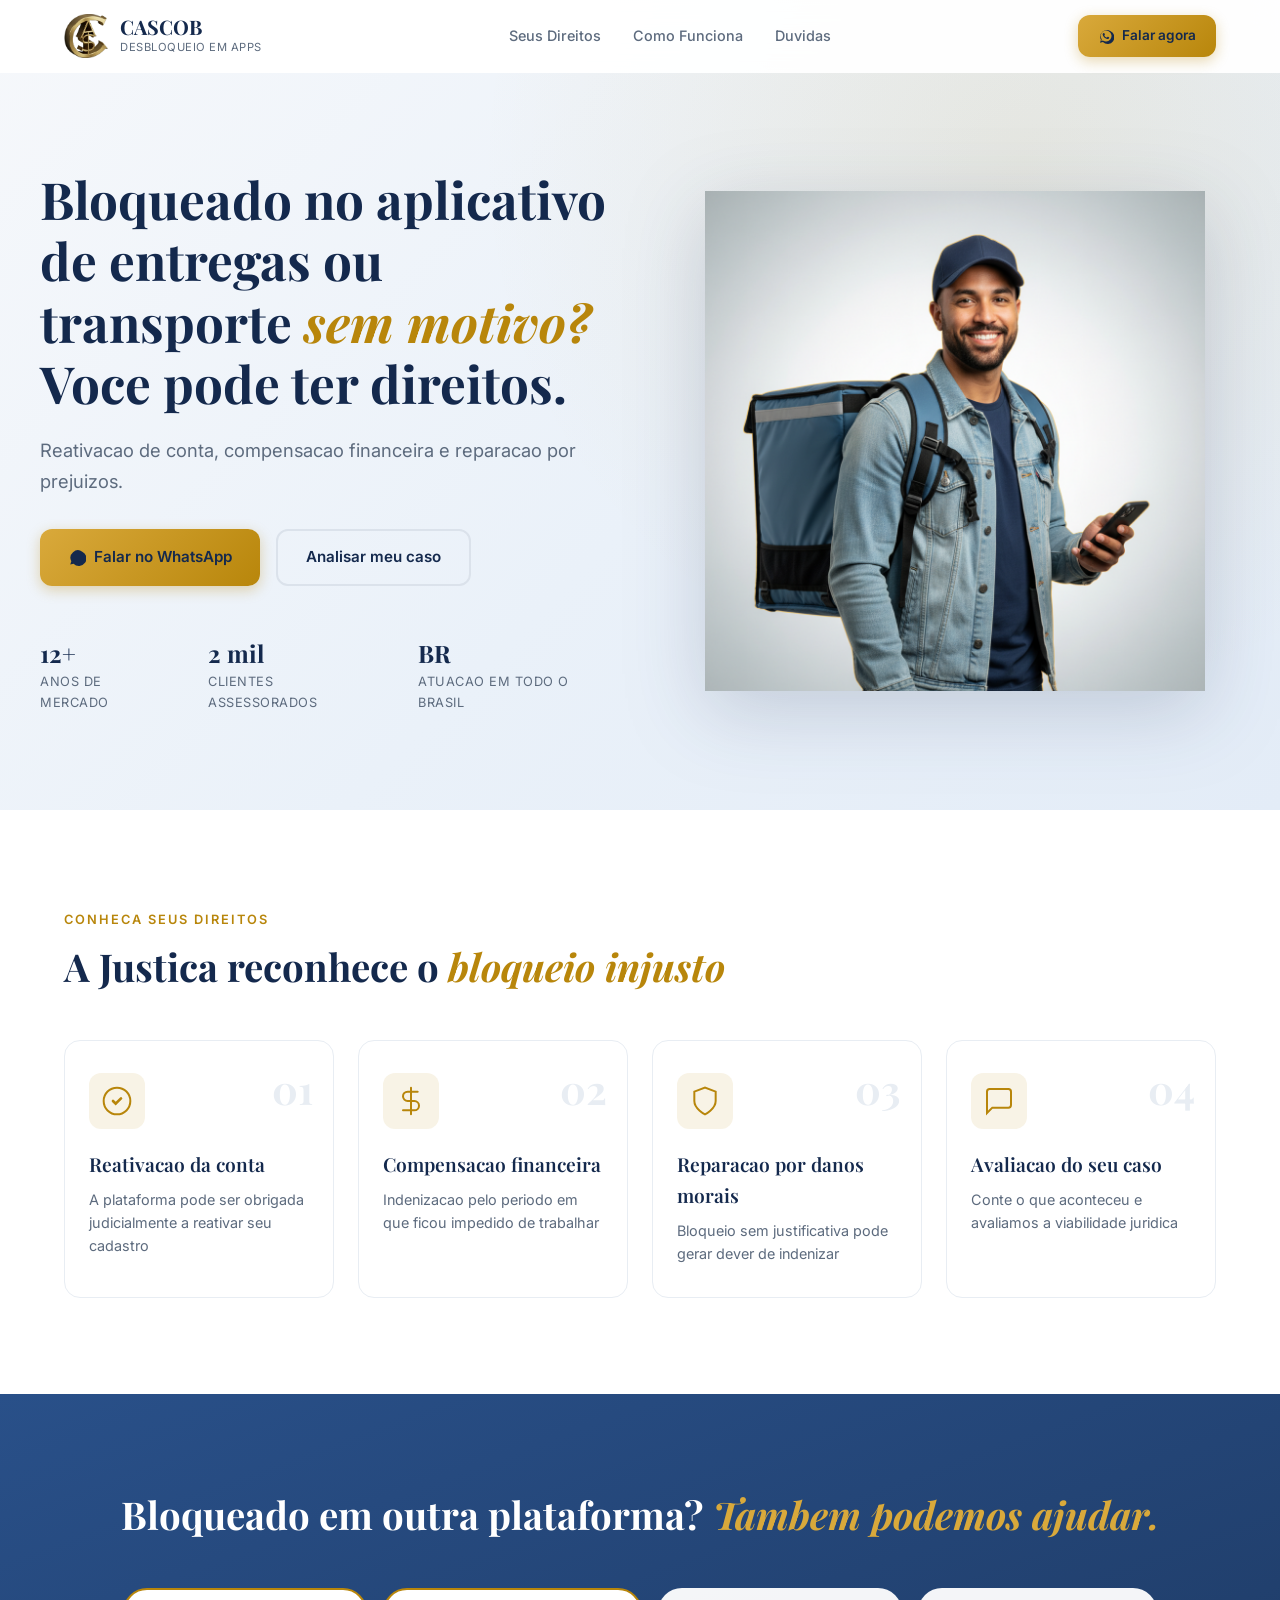
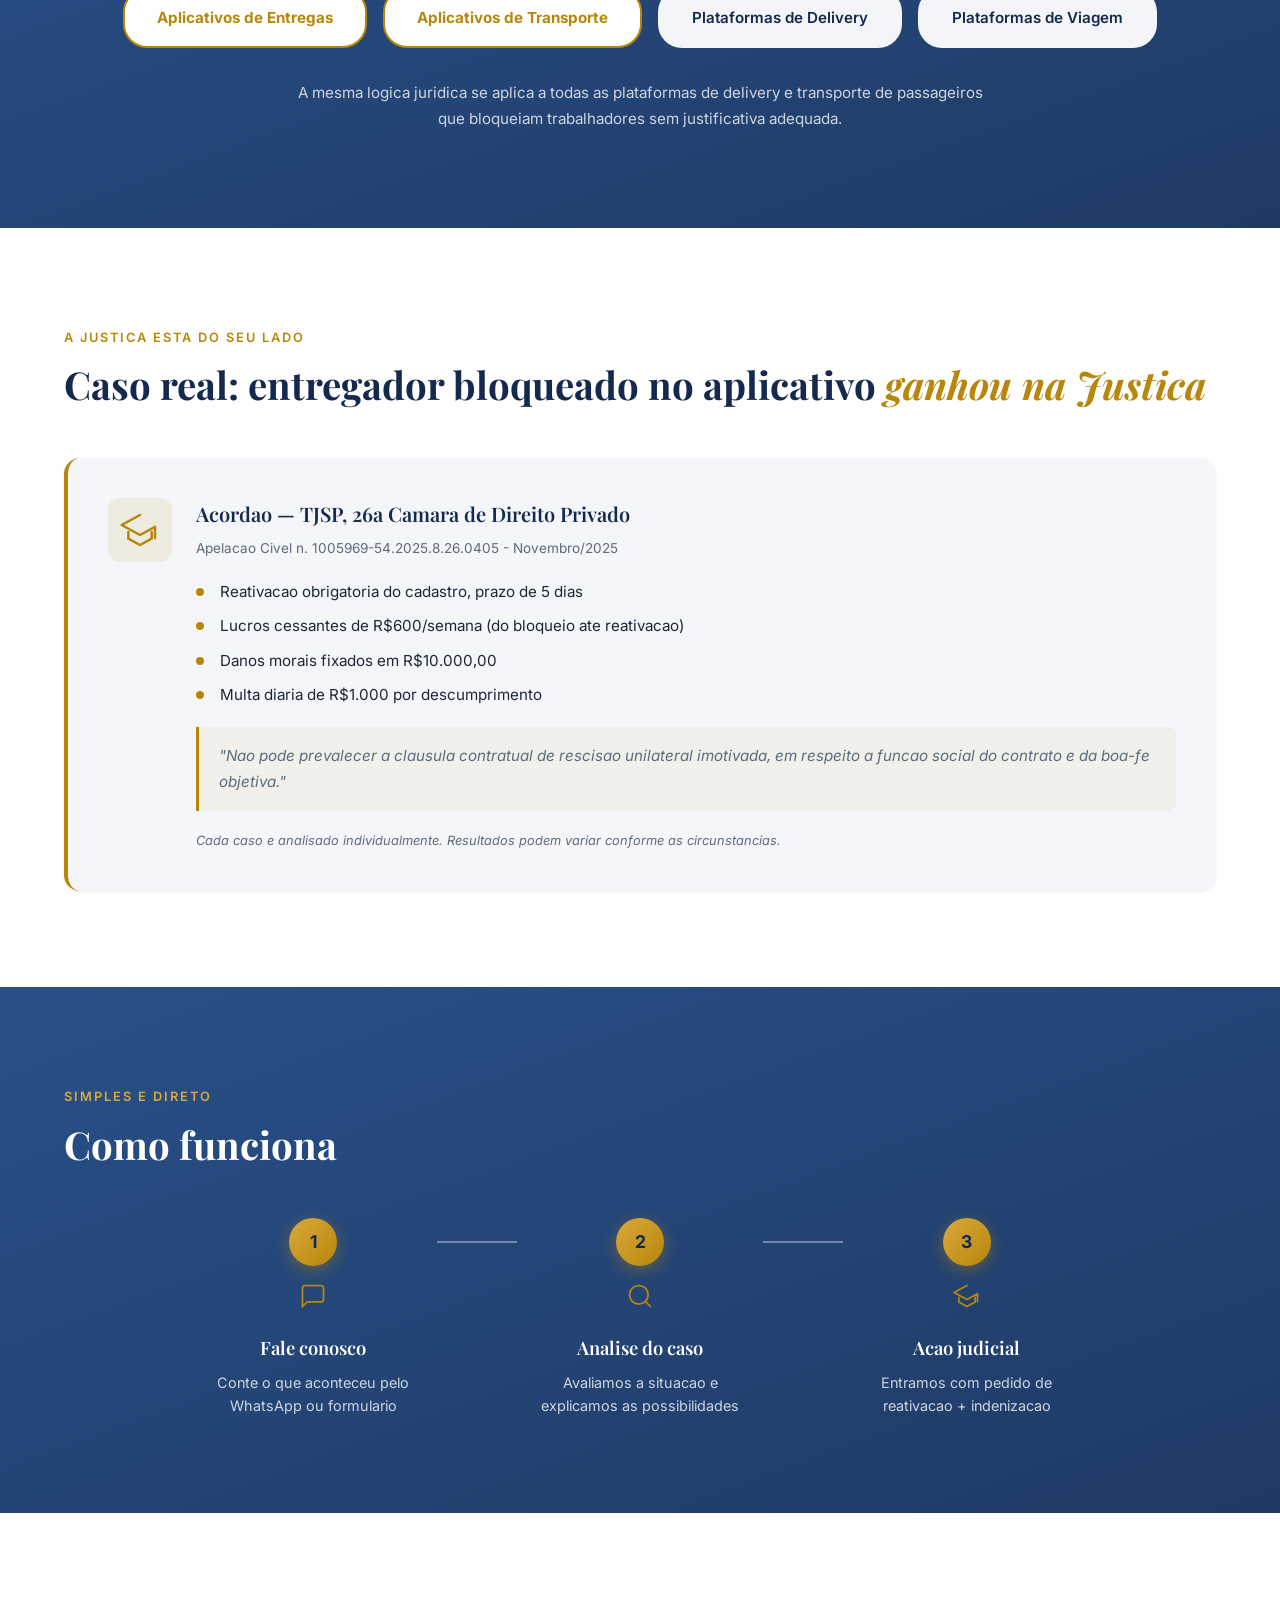
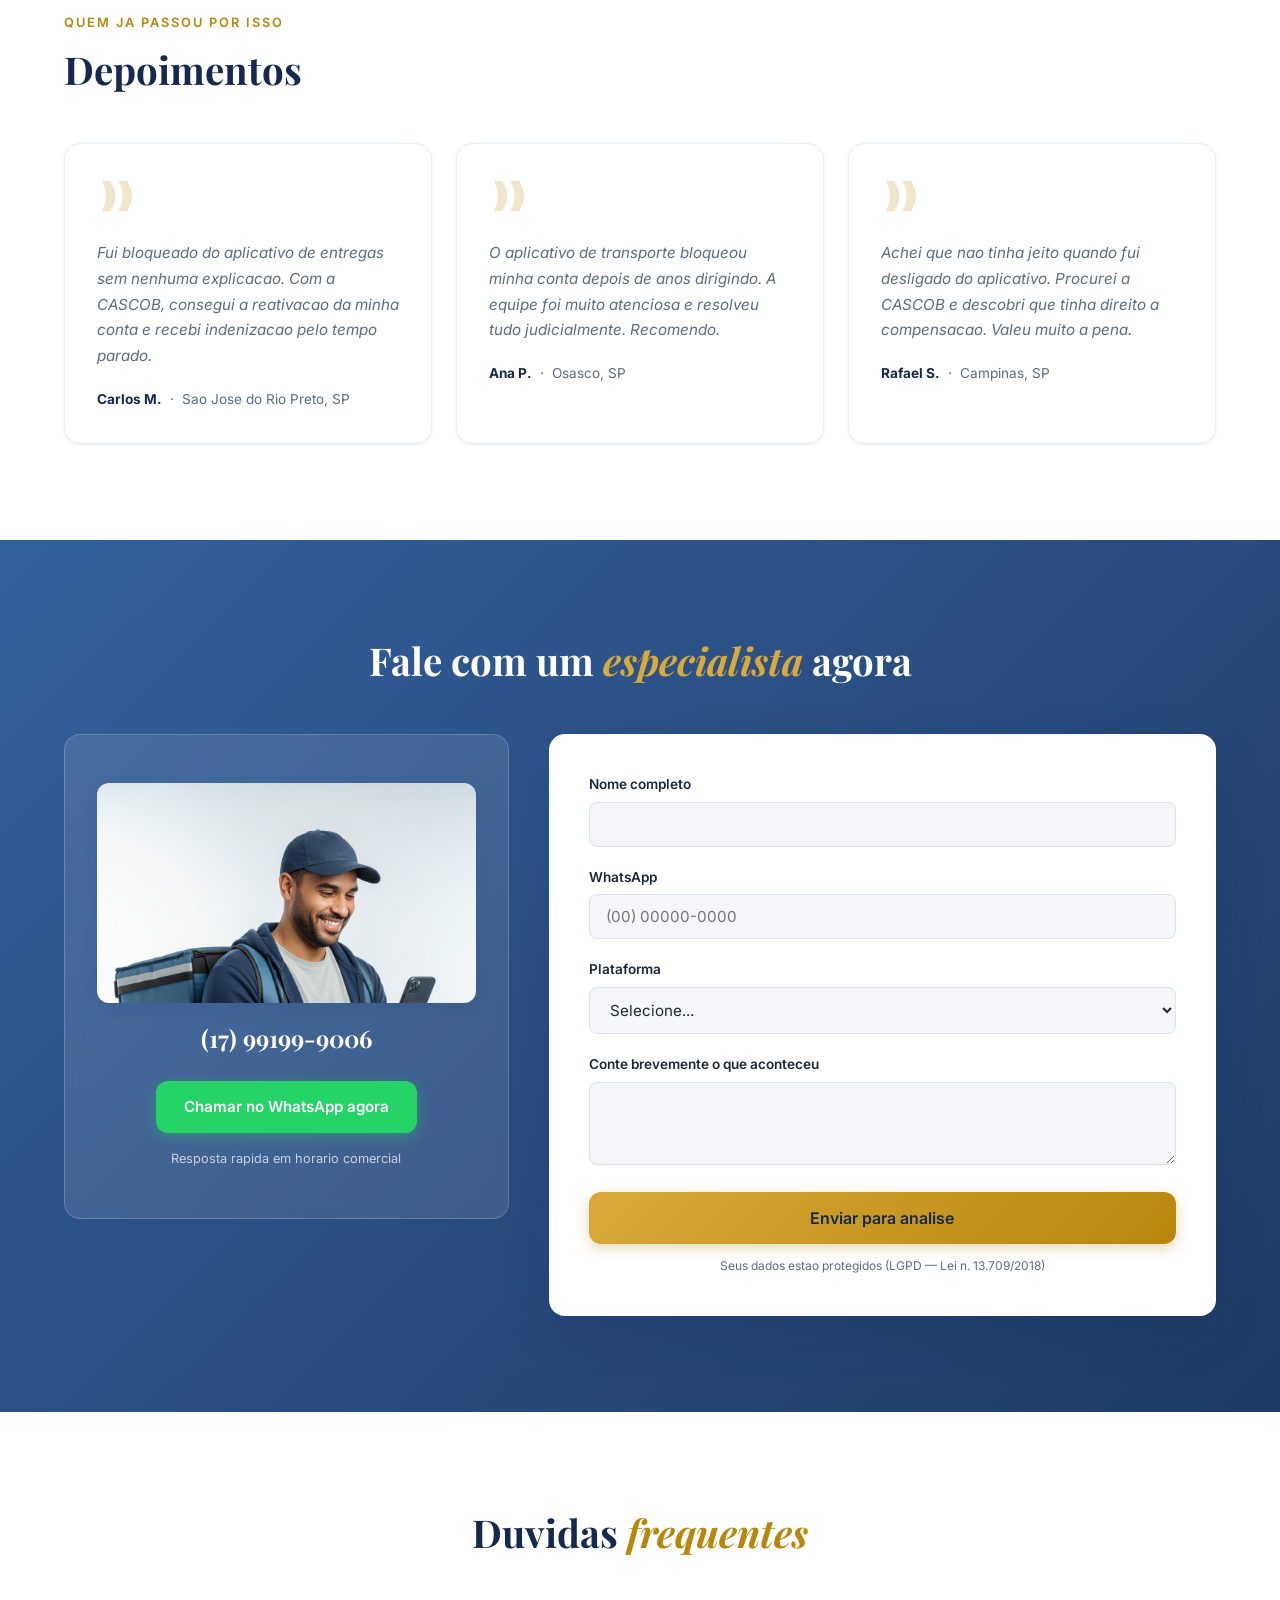
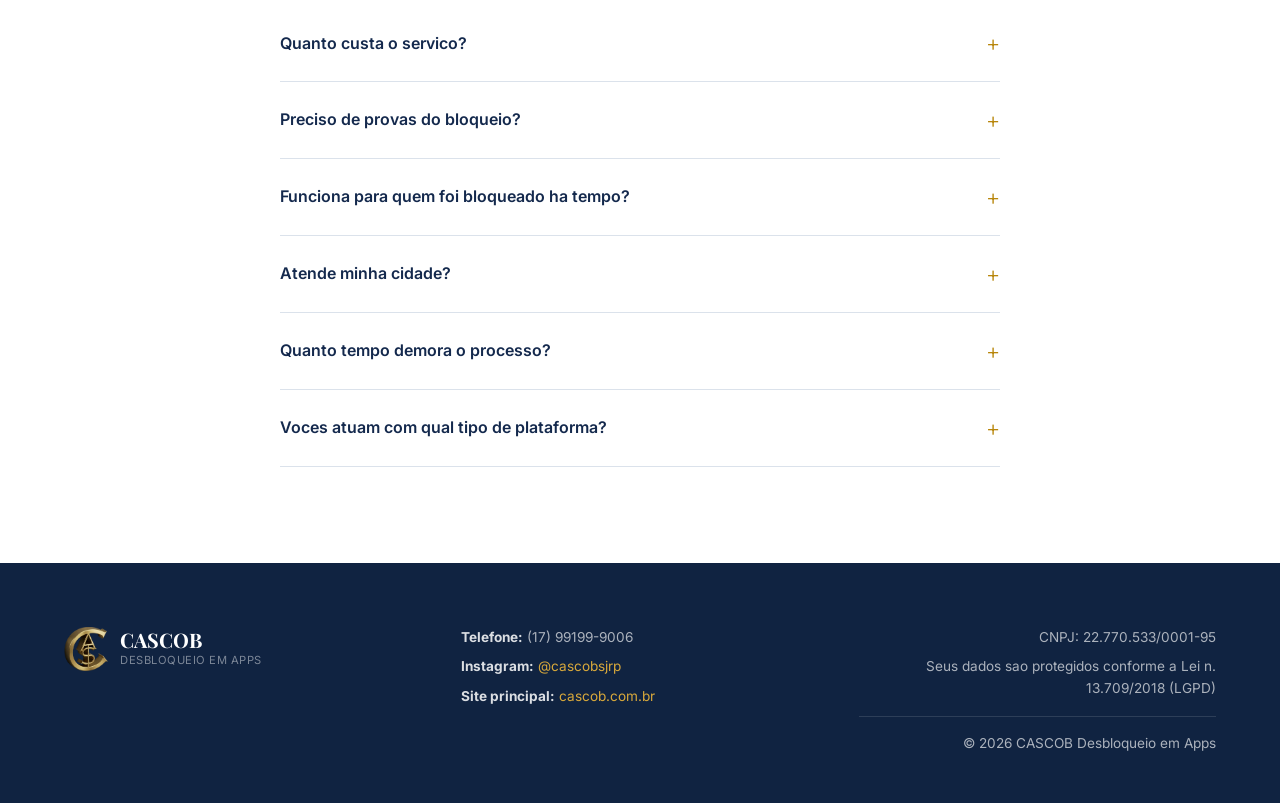
<file: index.html>
<!DOCTYPE html>
<html lang="pt-BR">
<head>
<meta charset="UTF-8">
<meta name="viewport" content="width=device-width, initial-scale=1">
<meta name="google-site-verification" content="yJG_Dv7PvNxL8EcKhJcJYr_5crwhcpH4rMR2WI3AaEQ" />
<title>Bloqueado no aplicativo de entregas ou transporte? Conheça seus direitos | CASCOB</title>
<meta name="description" content="Entregador ou motorista bloqueado no aplicativo de entregas ou transporte de passageiros? A CASCOB atua na reativação de conta, compensação financeira e reparação por danos. Fale conosco.">
<link rel="canonical" href="https://desbloqueiodeapp.com.br/">
<meta property="og:site_name" content="CASCOB Desbloqueio em Apps">
<meta property="og:title" content="Conheça seus direitos | CASCOB Desbloqueio Já">
<meta property="og:description" content="Bloqueado no app de entregas ou transporte? A CASCOB atua na reativação de conta, lucros cessantes e indenização. Fale agora no WhatsApp.">
<meta property="og:url" content="https://desbloqueiodeapp.com.br/">
<meta property="og:type" content="website">
<meta property="og:locale" content="pt_BR">
<meta property="og:image" content="https://desbloqueiodeapp.com.br/assets/img/og-cascob.jpg">
<meta property="og:image:secure_url" content="https://desbloqueiodeapp.com.br/assets/img/og-cascob.jpg">
<meta property="og:image:type" content="image/jpeg">
<meta property="og:image:width" content="1200">
<meta property="og:image:height" content="630">
<meta property="og:image:alt" content="CASCOB — Bloqueado no app? Conheça seus direitos.">
<meta name="twitter:card" content="summary_large_image">
<meta name="twitter:title" content="Conheça seus direitos | CASCOB Desbloqueio Já">
<meta name="twitter:description" content="Bloqueado no app de entregas ou transporte? Reativação de conta, lucros cessantes e indenização. Fale agora no WhatsApp.">
<meta name="twitter:image" content="https://desbloqueiodeapp.com.br/assets/img/og-cascob.jpg">
<link rel="icon" href="assets/img/logo-cascob.png" type="image/png">
<link rel="preconnect" href="https://fonts.googleapis.com">
<link rel="preconnect" href="https://fonts.gstatic.com" crossorigin>
<link href="https://fonts.googleapis.com/css2?family=Inter:wght@400;500;600;700&family=Playfair+Display:ital,wght@0,500;0,600;0,700;1,500&display=swap" rel="stylesheet">
<link rel="stylesheet" href="assets/css/styles.css">
<script type="application/ld+json">
{
  "@context": "https://schema.org",
  "@type": "Organization",
  "name": "CASCOB Recuperação de Créditos",
  "url": "https://desbloqueiodeapp.com.br/",
  "logo": "https://desbloqueiodeapp.com.br/assets/img/logo-cascob.png",
  "telephone": "+55-17-99199-9006",
  "areaServed": {"@type": "Country", "name": "Brasil"}
}
</script>
</head>
<body>
<a href="#main" class="skip-link">Pular para o conteudo</a>

<!-- 1. HEADER -->
<header class="nav" id="site-header">
  <div class="container nav__row">
    <a href="#top" class="logo" aria-label="CASCOB — inicio">
      <picture>
        <source srcset="assets/img/logo-cascob.webp" type="image/webp">
        <img class="logo__img" src="assets/img/logo-cascob.png" alt="" width="48" height="48">
      </picture>
      <span class="logo__text">
        <span class="logo__name">CASCOB</span>
        <span class="logo__sub">desbloqueio em apps</span>
      </span>
    </a>
    <nav class="nav__links" aria-label="Navegacao principal">
      <a href="#direitos">Seus Direitos</a>
      <a href="#como-funciona">Como Funciona</a>
      <a href="#faq">Duvidas</a>
    </nav>
    <div class="nav__actions">
      <a class="btn btn--accent btn--sm" href="https://wa.me/5517991999006?text=Ol%C3%A1%2C%20vim%20pelo%20site%20desbloqueiodeapp.com.br." target="_blank" rel="noopener">
        <svg width="16" height="16" viewBox="0 0 24 24" aria-hidden="true"><path fill="currentColor" d="M19.05 4.91A10 10 0 0 0 4.43 17.69L3 22l4.43-1.16A10 10 0 1 0 19.05 4.91ZM12 20.16a8.13 8.13 0 0 1-4.15-1.14l-.3-.18-2.63.69.7-2.56-.2-.31A8.16 8.16 0 1 1 12 20.16Zm4.5-6.13c-.25-.13-1.46-.72-1.69-.8s-.39-.13-.55.13-.63.8-.78.96-.28.2-.53.07a6.7 6.7 0 0 1-3.34-2.92c-.25-.43.25-.4.72-1.34.08-.16 0-.3-.04-.42s-.55-1.33-.76-1.82-.4-.42-.55-.43h-.47a.9.9 0 0 0-.66.31 2.76 2.76 0 0 0-.85 2c0 1.18.86 2.32.98 2.48s1.69 2.58 4.1 3.62a14 14 0 0 0 1.37.5 3.3 3.3 0 0 0 1.51.1 2.47 2.47 0 0 0 1.62-1.14 2 2 0 0 0 .14-1.14c-.06-.1-.22-.16-.47-.29Z"/></svg>
        Falar agora
      </a>
      <button class="hamburger" aria-label="Abrir menu" aria-expanded="false">
        <span></span><span></span><span></span>
      </button>
    </div>
  </div>
</header>

<main id="main">

<!-- 2. HERO -->
<section class="hero" id="top">
  <div class="container hero__grid">
    <div class="hero__content">
      <h1>Bloqueado no aplicativo de entregas ou transporte <em>sem motivo?</em><br>Voce pode ter direitos.</h1>
      <p class="hero__sub">Reativacao de conta, compensacao financeira e reparacao por prejuizos.</p>
      <div class="hero__ctas">
        <a class="btn btn--accent" href="https://wa.me/5517991999006?text=Ol%C3%A1%2C%20fui%20bloqueado%20na%20plataforma%20de%20delivery%20e%20gostaria%20de%20avaliar%20meu%20caso." target="_blank" rel="noopener">
          <svg width="18" height="18" viewBox="0 0 24 24" aria-hidden="true"><path fill="currentColor" d="M19.05 4.91A10 10 0 0 0 4.43 17.69L3 22l4.43-1.16A10 10 0 1 0 19.05 4.91Z"/></svg>
          Falar no WhatsApp
        </a>
        <a class="btn btn--outline" href="#contato">Analisar meu caso</a>
      </div>
      <div class="hero__trust">
        <div class="hero__trust-item">
          <strong>12+</strong><span>anos de mercado</span>
        </div>
        <div class="hero__trust-item">
          <strong>2 mil</strong><span>clientes assessorados</span>
        </div>
        <div class="hero__trust-item">
          <strong>BR</strong><span>atuacao em todo o Brasil</span>
        </div>
      </div>
    </div>
    <div class="hero__image">
      <img src="assets/img/hero-entregador-a.png" alt="Entregador com mochila de entregas" loading="eager">
    </div>
  </div>
</section>

<!-- 3. SEUS DIREITOS -->
<section class="section section--white" id="direitos">
  <div class="container">
    <span class="kicker">conheca seus direitos</span>
    <h2>A Justica reconhece o <em>bloqueio injusto</em></h2>
    <div class="cards">
      <article class="card">
        <div class="card__icon">
          <svg width="32" height="32" viewBox="0 0 24 24" fill="none"><path d="M9 12l2 2 4-4" stroke="var(--accent)" stroke-width="2" stroke-linecap="round"/><circle cx="12" cy="12" r="10" stroke="var(--accent)" stroke-width="1.5"/></svg>
        </div>
        <span class="card__num">01</span>
        <h3>Reativacao da conta</h3>
        <p>A plataforma pode ser obrigada judicialmente a reativar seu cadastro</p>
      </article>
      <article class="card">
        <div class="card__icon">
          <svg width="32" height="32" viewBox="0 0 24 24" fill="none"><path d="M12 2v20M17 5H9.5a3.5 3.5 0 000 7h5a3.5 3.5 0 010 7H6" stroke="var(--accent)" stroke-width="1.5" stroke-linecap="round"/></svg>
        </div>
        <span class="card__num">02</span>
        <h3>Compensacao financeira</h3>
        <p>Indenizacao pelo periodo em que ficou impedido de trabalhar</p>
      </article>
      <article class="card">
        <div class="card__icon">
          <svg width="32" height="32" viewBox="0 0 24 24" fill="none"><path d="M12 22s8-4 8-10V5l-8-3-8 3v7c0 6 8 10 8 10z" stroke="var(--accent)" stroke-width="1.5"/></svg>
        </div>
        <span class="card__num">03</span>
        <h3>Reparacao por danos morais</h3>
        <p>Bloqueio sem justificativa pode gerar dever de indenizar</p>
      </article>
      <article class="card">
        <div class="card__icon">
          <svg width="32" height="32" viewBox="0 0 24 24" fill="none"><path d="M21 15a2 2 0 01-2 2H7l-4 4V5a2 2 0 012-2h14a2 2 0 012 2z" stroke="var(--accent)" stroke-width="1.5"/></svg>
        </div>
        <span class="card__num">04</span>
        <h3>Avaliacao do seu caso</h3>
        <p>Conte o que aconteceu e avaliamos a viabilidade juridica</p>
      </article>
    </div>
  </div>
</section>

<!-- 4. OUTRAS PLATAFORMAS -->
<section class="section section--dark" id="plataformas">
  <div class="container plataformas">
    <h2>Bloqueado em outra plataforma? <em>Tambem podemos ajudar.</em></h2>
    <div class="plataformas__grid">
      <div class="plataforma plataforma--destaque">Aplicativos de Entregas</div>
      <div class="plataforma plataforma--destaque">Aplicativos de Transporte</div>
      <div class="plataforma">Plataformas de Delivery</div>
      <div class="plataforma">Plataformas de Viagem</div>
    </div>
    <p class="plataformas__text">A mesma logica juridica se aplica a todas as plataformas de delivery e transporte de passageiros que bloqueiam trabalhadores sem justificativa adequada.</p>
  </div>
</section>

<!-- 5. JURISPRUDENCIA -->
<section class="section section--white" id="jurisprudencia">
  <div class="container">
    <span class="kicker">a justica esta do seu lado</span>
    <h2>Caso real: entregador bloqueado no aplicativo <em>ganhou na Justica</em></h2>
    <div class="acordao">
      <div class="acordao__icon">
        <svg width="40" height="40" viewBox="0 0 24 24" fill="none"><path d="M12 3L1 9l11 6 9-4.91V17M5 13.18v4L12 21l7-3.82v-4" stroke="var(--accent)" stroke-width="1.5" stroke-linecap="round" stroke-linejoin="round"/></svg>
      </div>
      <div class="acordao__body">
        <h3>Acordao — TJSP, 26a Camara de Direito Privado</h3>
        <p class="acordao__ref">Apelacao Civel n. 1005969-54.2025.8.26.0405 - Novembro/2025</p>
        <ul class="acordao__list">
          <li>Reativacao obrigatoria do cadastro, prazo de 5 dias</li>
          <li>Lucros cessantes de R$600/semana (do bloqueio ate reativacao)</li>
          <li>Danos morais fixados em R$10.000,00</li>
          <li>Multa diaria de R$1.000 por descumprimento</li>
        </ul>
        <blockquote class="acordao__quote">
          "Nao pode prevalecer a clausula contratual de rescisao unilateral imotivada, em respeito a funcao social do contrato e da boa-fe objetiva."
        </blockquote>
        <p class="acordao__disclaimer">Cada caso e analisado individualmente. Resultados podem variar conforme as circunstancias.</p>
      </div>
    </div>
  </div>
</section>

<!-- 6. COMO FUNCIONA -->
<section class="section section--dark" id="como-funciona">
  <div class="container">
    <span class="kicker kicker--light">simples e direto</span>
    <h2>Como funciona</h2>
    <div class="timeline">
      <div class="timeline__step">
        <div class="timeline__dot">1</div>
        <div class="timeline__icon">
          <svg width="28" height="28" viewBox="0 0 24 24" fill="none"><path d="M21 15a2 2 0 01-2 2H7l-4 4V5a2 2 0 012-2h14a2 2 0 012 2z" stroke="var(--accent)" stroke-width="1.5"/></svg>
        </div>
        <h3>Fale conosco</h3>
        <p>Conte o que aconteceu pelo WhatsApp ou formulario</p>
      </div>
      <div class="timeline__line"></div>
      <div class="timeline__step">
        <div class="timeline__dot">2</div>
        <div class="timeline__icon">
          <svg width="28" height="28" viewBox="0 0 24 24" fill="none"><circle cx="11" cy="11" r="8" stroke="var(--accent)" stroke-width="1.5"/><path d="M21 21l-4.35-4.35" stroke="var(--accent)" stroke-width="1.5" stroke-linecap="round"/></svg>
        </div>
        <h3>Analise do caso</h3>
        <p>Avaliamos a situacao e explicamos as possibilidades</p>
      </div>
      <div class="timeline__line"></div>
      <div class="timeline__step">
        <div class="timeline__dot">3</div>
        <div class="timeline__icon">
          <svg width="28" height="28" viewBox="0 0 24 24" fill="none"><path d="M12 3L1 9l11 6 9-4.91V17M5 13.18v4L12 21l7-3.82v-4" stroke="var(--accent)" stroke-width="1.5" stroke-linecap="round" stroke-linejoin="round"/></svg>
        </div>
        <h3>Acao judicial</h3>
        <p>Entramos com pedido de reativacao + indenizacao</p>
      </div>
    </div>
  </div>
</section>

<!-- 7. DEPOIMENTOS -->
<section class="section section--white" id="depoimentos">
  <div class="container">
    <span class="kicker">quem ja passou por isso</span>
    <h2>Depoimentos</h2>
    <div class="depoimentos">
      <article class="depoimento">
        <svg class="depoimento__aspas" width="40" height="40" viewBox="0 0 24 24" fill="var(--accent)"><path d="M3 21c3-6.5 3-12 0-18h5c4 6 4 12 0 18zm10 0c3-6.5 3-12 0-18h5c4 6 4 12 0 18z"/></svg>
        <p>Fui bloqueado do aplicativo de entregas sem nenhuma explicacao. Com a CASCOB, consegui a reativacao da minha conta e recebi indenizacao pelo tempo parado.</p>
        <footer><strong>Carlos M.</strong> <span>Sao Jose do Rio Preto, SP</span></footer>
      </article>
      <article class="depoimento">
        <svg class="depoimento__aspas" width="40" height="40" viewBox="0 0 24 24" fill="var(--accent)"><path d="M3 21c3-6.5 3-12 0-18h5c4 6 4 12 0 18zm10 0c3-6.5 3-12 0-18h5c4 6 4 12 0 18z"/></svg>
        <p>O aplicativo de transporte bloqueou minha conta depois de anos dirigindo. A equipe foi muito atenciosa e resolveu tudo judicialmente. Recomendo.</p>
        <footer><strong>Ana P.</strong> <span>Osasco, SP</span></footer>
      </article>
      <article class="depoimento">
        <svg class="depoimento__aspas" width="40" height="40" viewBox="0 0 24 24" fill="var(--accent)"><path d="M3 21c3-6.5 3-12 0-18h5c4 6 4 12 0 18zm10 0c3-6.5 3-12 0-18h5c4 6 4 12 0 18z"/></svg>
        <p>Achei que nao tinha jeito quando fui desligado do aplicativo. Procurei a CASCOB e descobri que tinha direito a compensacao. Valeu muito a pena.</p>
        <footer><strong>Rafael S.</strong> <span>Campinas, SP</span></footer>
      </article>
    </div>
  </div>
</section>

<!-- 8. FORMULARIO + WHATSAPP -->
<section class="section section--gradient" id="contato">
  <div class="container">
    <h2 class="text-center">Fale com um <em>especialista</em> agora</h2>
    <div class="contato__grid">
      <div class="contato__wa">
        <img class="contato__foto" src="assets/img/form-entregador-a.png" alt="Entregador consultando o WhatsApp" loading="lazy">
        <p class="contato__numero">(17) 99199-9006</p>
        <a class="btn btn--green" href="https://wa.me/5517991999006?text=Ol%C3%A1%2C%20fui%20bloqueado%20na%20plataforma%20e%20gostaria%20de%20avaliar%20meu%20caso." target="_blank" rel="noopener">Chamar no WhatsApp agora</a>
        <p class="contato__horario">Resposta rapida em horario comercial</p>
      </div>
      <form class="form" id="form-contato">
        <div class="form__field">
          <label for="nome">Nome completo</label>
          <input type="text" id="nome" name="nome" required>
        </div>
        <div class="form__field">
          <label for="whatsapp">WhatsApp</label>
          <input type="tel" id="whatsapp" name="whatsapp" placeholder="(00) 00000-0000" required>
        </div>
        <div class="form__field">
          <label for="plataforma">Plataforma</label>
          <select id="plataforma" name="plataforma" required>
            <option value="">Selecione...</option>
            <option value="Aplicativo de Entregas">Aplicativo de Entregas</option>
            <option value="Aplicativo de Transporte">Aplicativo de Transporte</option>
            <option value="Plataforma de Delivery">Plataforma de Delivery</option>
            <option value="Plataforma de Viagem">Plataforma de Viagem</option>
            <option value="Outra">Outra</option>
          </select>
        </div>
        <div class="form__field">
          <label for="relato">Conte brevemente o que aconteceu</label>
          <textarea id="relato" name="relato" rows="3"></textarea>
        </div>
        <button type="submit" class="btn btn--accent form__submit">Enviar para analise</button>
        <p class="form__lgpd">Seus dados estao protegidos (LGPD — Lei n. 13.709/2018)</p>
      </form>
    </div>
  </div>
</section>

<!-- 9. FAQ -->
<section class="section section--white" id="faq">
  <div class="container">
    <h2 class="text-center">Duvidas <em>frequentes</em></h2>
    <div class="faq">
      <details class="faq__item">
        <summary>Quanto custa o servico?</summary>
        <p>O custo varia por caso. Apos a analise, informamos o valor antes de qualquer contratacao.</p>
      </details>
      <details class="faq__item">
        <summary>Preciso de provas do bloqueio?</summary>
        <p>Prints e e-mails ajudam, mas nao sao obrigatorios. Avaliamos o caso com o que voce tiver.</p>
      </details>
      <details class="faq__item">
        <summary>Funciona para quem foi bloqueado ha tempo?</summary>
        <p>Sim, desde que dentro do prazo legal. Cada caso e analisado individualmente.</p>
      </details>
      <details class="faq__item">
        <summary>Atende minha cidade?</summary>
        <p>Sim. Atendemos em todo o Brasil — presencialmente em Rio Preto ou por video.</p>
      </details>
      <details class="faq__item">
        <summary>Quanto tempo demora o processo?</summary>
        <p>Varia conforme a complexidade. Acompanhamos ate o desfecho.</p>
      </details>
      <details class="faq__item">
        <summary>Voces atuam com qual tipo de plataforma?</summary>
        <p>Atuamos com aplicativos de entregas, plataformas de delivery, aplicativos de transporte de passageiros e plataformas de viagem.</p>
      </details>
    </div>
  </div>
</section>

<script type="application/ld+json">
{
  "@context": "https://schema.org",
  "@type": "FAQPage",
  "mainEntity": [
    {"@type":"Question","name":"Quanto custa o servico?","acceptedAnswer":{"@type":"Answer","text":"O custo varia por caso. Apos a analise, informamos o valor antes de qualquer contratacao."}},
    {"@type":"Question","name":"Preciso de provas do bloqueio?","acceptedAnswer":{"@type":"Answer","text":"Prints e e-mails ajudam, mas nao sao obrigatorios. Avaliamos o caso com o que voce tiver."}},
    {"@type":"Question","name":"Funciona para quem foi bloqueado ha tempo?","acceptedAnswer":{"@type":"Answer","text":"Sim, desde que dentro do prazo legal. Cada caso e analisado individualmente."}},
    {"@type":"Question","name":"Atende minha cidade?","acceptedAnswer":{"@type":"Answer","text":"Sim. Atendemos em todo o Brasil — presencialmente em Rio Preto ou por video."}},
    {"@type":"Question","name":"Quanto tempo demora o processo?","acceptedAnswer":{"@type":"Answer","text":"Varia conforme a complexidade. Acompanhamos ate o desfecho."}},
    {"@type":"Question","name":"Voces atuam com qual tipo de plataforma?","acceptedAnswer":{"@type":"Answer","text":"Atuamos com aplicativos de entregas, plataformas de delivery, aplicativos de transporte de passageiros e plataformas de viagem."}}
  ]
}
</script>

</main>

<!-- 10. FOOTER -->
<footer class="footer">
  <div class="container footer__grid">
    <div class="footer__brand">
      <a href="#top" class="logo">
        <picture>
          <source srcset="assets/img/logo-cascob.webp" type="image/webp">
          <img class="logo__img" src="assets/img/logo-cascob.png" alt="CASCOB" width="40" height="40">
        </picture>
        <span class="logo__text">
          <span class="logo__name">CASCOB</span>
          <span class="logo__sub">desbloqueio em apps</span>
        </span>
      </a>
    </div>
    <div class="footer__contact">
      <p><strong>Telefone:</strong> (17) 99199-9006</p>
      <p><strong>Instagram:</strong> <a href="https://instagram.com/cascobsjrp" target="_blank" rel="noopener">@cascobsjrp</a></p>
      <p><strong>Site principal:</strong> <a href="https://cascob.com.br" target="_blank" rel="noopener">cascob.com.br</a></p>
    </div>
    <div class="footer__legal">
      <p>CNPJ: 22.770.533/0001-95</p>
      <p>Seus dados sao protegidos conforme a Lei n. 13.709/2018 (LGPD)</p>
      <p>&copy; 2026 CASCOB Desbloqueio em Apps</p>
    </div>
  </div>
</footer>

<script src="assets/js/main.js"></script>
</body>
</html>
</file>
<file: assets/css/styles.css>
/* ═══════════════════════════════════════════════════
   CASCOB — MODELO A
   Paleta CLARA: Azul-marinho + Dourado (harmoniza com a logo)
   Fundo branco/off-white — sem fundo preto
   Fontes: Inter + Playfair Display
   ═══════════════════════════════════════════════════ */

/* ── Reset & Custom Properties ── */
*,
*::before,
*::after {
  margin: 0;
  padding: 0;
  box-sizing: border-box;
}

:root {
  --navy: #14294d;
  --navy-mid: #1e3a64;
  --navy-soft: #295089;       /* azul vibrante p/ blocos de destaque */
  --navy-soft-2: #34619e;
  --accent: #b8860b;          /* dourado */
  --accent-light: #d9a93b;
  --accent-soft: #f3e9cf;
  --white: #ffffff;
  --off-white: #f6f8fb;
  --gray-50: #f4f6f9;
  --gray-100: #e8edf3;
  --gray-200: #dbe2eb;
  --gray-600: #5d6b7e;
  --gray-900: #1c2738;
  --footer-bg: #102341;
  --green-wa: #25d366;

  --heading: 'Playfair Display', Georgia, serif;
  --body: 'Inter', system-ui, -apple-system, sans-serif;

  --radius-sm: 8px;
  --radius-md: 12px;
  --radius-lg: 16px;
  --radius-xl: 24px;

  --shadow-sm: 0 1px 3px rgba(20, 41, 77, 0.08);
  --shadow-md: 0 4px 16px rgba(20, 41, 77, 0.1);
  --shadow-lg: 0 8px 32px rgba(20, 41, 77, 0.14);
  --shadow-xl: 0 16px 48px rgba(20, 41, 77, 0.18);

  --transition: 0.3s cubic-bezier(0.4, 0, 0.2, 1);
}

html {
  scroll-behavior: smooth;
  -webkit-text-size-adjust: 100%;
}

body {
  font-family: var(--body);
  font-size: 16px;
  line-height: 1.6;
  color: var(--gray-900);
  background: var(--white);
  -webkit-font-smoothing: antialiased;
  -moz-osx-font-smoothing: grayscale;
}

img {
  max-width: 100%;
  height: auto;
  display: block;
}

a {
  color: inherit;
  text-decoration: none;
}

ul, ol {
  list-style: none;
}

/* ── Skip Link ── */
.skip-link {
  position: absolute;
  top: -100%;
  left: 16px;
  background: var(--accent);
  color: var(--navy);
  padding: 8px 16px;
  border-radius: var(--radius-sm);
  z-index: 9999;
  font-weight: 600;
}
.skip-link:focus {
  top: 16px;
}

/* ── Container ── */
.container {
  width: 100%;
  max-width: 1200px;
  margin: 0 auto;
  padding: 0 24px;
}

/* ── Utility ── */
.text-center {
  text-align: center;
  margin-bottom: 48px;
}

/* ═══════════════════════════════════════════════════
   1. HEADER / NAV
   ═══════════════════════════════════════════════════ */
.nav {
  position: fixed;
  top: 0;
  left: 0;
  width: 100%;
  z-index: 1000;
  background: rgba(255, 255, 255, 0.95);
  backdrop-filter: blur(12px);
  -webkit-backdrop-filter: blur(12px);
  transition: var(--transition);
  border-bottom: 1px solid transparent;
}

.nav--scrolled {
  background: rgba(255, 255, 255, 0.98);
  border-bottom-color: var(--gray-200);
  box-shadow: var(--shadow-sm);
}

.nav__row {
  display: flex;
  align-items: center;
  justify-content: space-between;
  height: 72px;
}

.logo {
  display: flex;
  align-items: center;
  gap: 12px;
}

.logo__img {
  width: 44px;
  height: 44px;
  border-radius: var(--radius-sm);
}

.logo__text {
  display: flex;
  flex-direction: column;
}

.logo__name {
  font-family: var(--heading);
  font-weight: 700;
  font-size: 1.25rem;
  color: var(--navy);
  line-height: 1.2;
}

.logo__sub {
  font-size: 0.7rem;
  color: var(--gray-600);
  text-transform: uppercase;
  letter-spacing: 0.5px;
}

.nav__links {
  display: flex;
  gap: 32px;
}

.nav__links a {
  font-size: 0.9rem;
  font-weight: 500;
  color: var(--gray-600);
  transition: color var(--transition);
  position: relative;
}

.nav__links a::after {
  content: '';
  position: absolute;
  bottom: -4px;
  left: 0;
  width: 0;
  height: 2px;
  background: var(--accent);
  transition: width var(--transition);
}

.nav__links a:hover {
  color: var(--navy);
}

.nav__links a:hover::after {
  width: 100%;
}

.nav__actions {
  display: flex;
  align-items: center;
  gap: 16px;
}

/* ── Hamburger ── */
.hamburger {
  display: none;
  background: none;
  border: none;
  cursor: pointer;
  width: 32px;
  height: 24px;
  position: relative;
  z-index: 1001;
}

.hamburger span {
  display: block;
  width: 100%;
  height: 2px;
  background: var(--navy);
  border-radius: 2px;
  transition: var(--transition);
  position: absolute;
  left: 0;
}

.hamburger span:nth-child(1) { top: 0; }
.hamburger span:nth-child(2) { top: 50%; transform: translateY(-50%); }
.hamburger span:nth-child(3) { bottom: 0; }

/* ── Buttons ── */
.btn {
  display: inline-flex;
  align-items: center;
  justify-content: center;
  gap: 8px;
  font-family: var(--body);
  font-weight: 600;
  font-size: 0.95rem;
  padding: 14px 28px;
  border-radius: var(--radius-md);
  border: none;
  cursor: pointer;
  transition: all var(--transition);
  white-space: nowrap;
  text-decoration: none;
}

.btn--accent {
  background: linear-gradient(135deg, var(--accent-light), var(--accent));
  color: var(--navy);
  box-shadow: 0 4px 14px rgba(184, 134, 11, 0.32);
}

.btn--accent:hover {
  background: linear-gradient(135deg, var(--accent), var(--accent-light));
  box-shadow: 0 6px 20px rgba(184, 134, 11, 0.42);
  transform: translateY(-2px);
}

.btn--sm {
  padding: 10px 20px;
  font-size: 0.85rem;
}

.btn--outline {
  background: transparent;
  color: var(--navy);
  border: 2px solid var(--gray-200);
}

.btn--outline:hover {
  background: var(--navy);
  color: var(--white);
  border-color: var(--navy);
}

.btn--green {
  background: var(--green-wa);
  color: var(--white);
  box-shadow: 0 4px 14px rgba(37, 211, 102, 0.35);
}

.btn--green:hover {
  background: #1ebe5d;
  box-shadow: 0 6px 20px rgba(37, 211, 102, 0.45);
  transform: translateY(-2px);
}

/* ═══════════════════════════════════════════════════
   2. HERO
   ═══════════════════════════════════════════════════ */
.hero {
  padding-top: 72px; /* nav height */
  background:
    radial-gradient(circle at 80% 20%, rgba(184, 134, 11, 0.1), transparent 45%),
    linear-gradient(135deg, var(--off-white) 0%, #eaf1f9 55%, #e3ecf7 100%);
  color: var(--navy);
  overflow: hidden;
  min-height: 90vh;
  display: flex;
  align-items: center;
}

.hero__grid {
  display: grid;
  grid-template-columns: 1fr 1fr;
  gap: 60px;
  align-items: center;
  padding: 80px 0;
}

.hero__content h1 {
  font-family: var(--heading);
  font-size: clamp(2rem, 4vw, 3.2rem);
  font-weight: 700;
  line-height: 1.2;
  margin-bottom: 20px;
  color: var(--navy);
}

.hero__content h1 em {
  font-style: italic;
  color: var(--accent);
}

.hero__sub {
  font-size: 1.15rem;
  color: var(--gray-600);
  margin-bottom: 32px;
  line-height: 1.7;
}

.hero__ctas {
  display: flex;
  gap: 16px;
  flex-wrap: wrap;
  margin-bottom: 48px;
}

.hero__trust {
  display: flex;
  gap: 40px;
}

.hero__trust-item {
  display: flex;
  flex-direction: column;
}

.hero__trust-item strong {
  font-size: 1.5rem;
  font-weight: 700;
  font-family: var(--heading);
  color: var(--navy);
}

.hero__trust-item span {
  font-size: 0.8rem;
  color: var(--gray-600);
  text-transform: uppercase;
  letter-spacing: 0.5px;
}

.hero__image {
  display: flex;
  justify-content: center;
  align-items: center;
}

.hero__image img {
  max-height: 500px;
  width: auto;
  filter: drop-shadow(0 20px 40px rgba(20, 41, 77, 0.18));
  animation: heroFloat 6s ease-in-out infinite;
}

@keyframes heroFloat {
  0%, 100% { transform: translateY(0); }
  50% { transform: translateY(-12px); }
}

/* ═══════════════════════════════════════════════════
   3. SECTIONS — General
   ═══════════════════════════════════════════════════ */
.section {
  padding: 96px 0;
}

.section--white {
  background: var(--white);
}

/* "dark" agora e um bloco AZUL vibrante (sem preto) */
.section--dark {
  background: linear-gradient(160deg, var(--navy-soft) 0%, var(--navy-mid) 100%);
  color: var(--white);
}

.section--dark h2 {
  color: var(--white);
}

.section--dark h2 em {
  color: var(--accent-light);
}

.section--gradient {
  background: linear-gradient(135deg, var(--navy-soft-2) 0%, var(--navy-mid) 100%);
  color: var(--white);
}

.kicker {
  display: inline-block;
  font-size: 0.8rem;
  font-weight: 600;
  text-transform: uppercase;
  letter-spacing: 2px;
  color: var(--accent);
  margin-bottom: 12px;
}

.kicker--light {
  color: var(--accent-light);
}

h2 {
  font-family: var(--heading);
  font-size: clamp(1.75rem, 3vw, 2.5rem);
  font-weight: 700;
  color: var(--navy);
  margin-bottom: 48px;
  line-height: 1.3;
}

h2 em {
  font-style: italic;
  color: var(--accent);
}

/* ═══════════════════════════════════════════════════
   3. DIREITOS — Cards
   ═══════════════════════════════════════════════════ */
.cards {
  display: grid;
  grid-template-columns: repeat(4, 1fr);
  gap: 24px;
}

.card {
  background: var(--white);
  border: 1px solid var(--gray-100);
  border-radius: var(--radius-lg);
  padding: 32px 24px;
  transition: all var(--transition);
  position: relative;
  overflow: hidden;
}

.card::before {
  content: '';
  position: absolute;
  top: 0;
  left: 0;
  right: 0;
  height: 3px;
  background: linear-gradient(90deg, var(--accent), var(--accent-light));
  transform: scaleX(0);
  transition: transform var(--transition);
}

.card:hover {
  box-shadow: var(--shadow-lg);
  transform: translateY(-4px);
  border-color: transparent;
}

.card:hover::before {
  transform: scaleX(1);
}

.card__icon {
  width: 56px;
  height: 56px;
  background: rgba(184, 134, 11, 0.1);
  border-radius: var(--radius-md);
  display: flex;
  align-items: center;
  justify-content: center;
  margin-bottom: 20px;
}

.card__num {
  font-family: var(--heading);
  font-size: 2.5rem;
  font-weight: 700;
  color: var(--gray-100);
  position: absolute;
  top: 16px;
  right: 20px;
}

.card h3 {
  font-family: var(--heading);
  font-size: 1.2rem;
  font-weight: 600;
  margin-bottom: 8px;
  color: var(--navy);
}

.card p {
  font-size: 0.9rem;
  color: var(--gray-600);
  line-height: 1.6;
}

/* ═══════════════════════════════════════════════════
   4. PLATAFORMAS
   ═══════════════════════════════════════════════════ */
.plataformas {
  text-align: center;
}

.plataformas h2 {
  color: var(--white);
}

.plataformas__grid {
  display: flex;
  flex-wrap: wrap;
  justify-content: center;
  gap: 16px;
  margin-bottom: 32px;
}

.plataforma {
  background: rgba(255, 255, 255, 0.95);
  color: var(--navy);
  padding: 16px 32px;
  border-radius: var(--radius-xl);
  font-weight: 600;
  font-size: 0.95rem;
  transition: all var(--transition);
  border: 2px solid transparent;
}

.plataforma:hover {
  transform: translateY(-2px);
  box-shadow: var(--shadow-md);
}

.plataforma--destaque {
  background: var(--white);
  border-color: var(--accent);
  color: var(--accent);
  font-weight: 700;
}

.plataformas__text {
  max-width: 700px;
  margin: 0 auto;
  font-size: 0.95rem;
  color: rgba(255, 255, 255, 0.78);
  line-height: 1.7;
}

/* ═══════════════════════════════════════════════════
   5. JURISPRUDENCIA
   ═══════════════════════════════════════════════════ */
.acordao {
  display: flex;
  gap: 24px;
  background: var(--gray-50);
  border-radius: var(--radius-lg);
  padding: 40px;
  border-left: 4px solid var(--accent);
  box-shadow: var(--shadow-sm);
}

.acordao__icon {
  flex-shrink: 0;
  width: 64px;
  height: 64px;
  background: rgba(184, 134, 11, 0.1);
  border-radius: var(--radius-md);
  display: flex;
  align-items: center;
  justify-content: center;
}

.acordao__body h3 {
  font-family: var(--heading);
  font-size: 1.25rem;
  font-weight: 600;
  margin-bottom: 8px;
  color: var(--navy);
}

.acordao__ref {
  font-size: 0.85rem;
  color: var(--gray-600);
  margin-bottom: 20px;
}

.acordao__list {
  margin-bottom: 20px;
}

.acordao__list li {
  position: relative;
  padding-left: 24px;
  margin-bottom: 10px;
  font-size: 0.95rem;
  color: var(--gray-900);
}

.acordao__list li::before {
  content: '';
  position: absolute;
  left: 0;
  top: 8px;
  width: 8px;
  height: 8px;
  background: var(--accent);
  border-radius: 50%;
}

.acordao__quote {
  border-left: 3px solid var(--accent);
  padding: 16px 20px;
  margin: 20px 0;
  background: rgba(184, 134, 11, 0.06);
  border-radius: 0 var(--radius-sm) var(--radius-sm) 0;
  font-style: italic;
  font-size: 0.95rem;
  color: var(--gray-600);
  line-height: 1.7;
}

.acordao__disclaimer {
  font-size: 0.8rem;
  color: var(--gray-600);
  font-style: italic;
  margin-top: 16px;
}

/* ═══════════════════════════════════════════════════
   6. TIMELINE — Como Funciona
   ═══════════════════════════════════════════════════ */
.timeline {
  display: flex;
  align-items: flex-start;
  justify-content: center;
  gap: 0;
  max-width: 900px;
  margin: 0 auto;
}

.timeline__step {
  flex: 1;
  text-align: center;
  padding: 0 24px;
  position: relative;
}

.timeline__dot {
  width: 48px;
  height: 48px;
  background: linear-gradient(135deg, var(--accent-light), var(--accent));
  color: var(--navy);
  border-radius: 50%;
  display: flex;
  align-items: center;
  justify-content: center;
  font-weight: 700;
  font-size: 1.1rem;
  margin: 0 auto 16px;
  box-shadow: 0 4px 16px rgba(184, 134, 11, 0.45);
  position: relative;
  z-index: 2;
}

.timeline__icon {
  margin-bottom: 16px;
}

.timeline__step h3 {
  font-family: var(--heading);
  font-size: 1.15rem;
  font-weight: 600;
  margin-bottom: 8px;
  color: var(--white);
}

.timeline__step p {
  font-size: 0.9rem;
  color: rgba(255, 255, 255, 0.78);
  line-height: 1.6;
}

.timeline__line {
  width: 80px;
  height: 2px;
  background: rgba(255, 255, 255, 0.35);
  margin-top: 23px;
  flex-shrink: 0;
}

/* ═══════════════════════════════════════════════════
   7. DEPOIMENTOS
   ═══════════════════════════════════════════════════ */
.depoimentos {
  display: grid;
  grid-template-columns: repeat(3, 1fr);
  gap: 24px;
}

.depoimento {
  background: var(--white);
  border: 1px solid var(--gray-100);
  border-radius: var(--radius-lg);
  padding: 32px;
  position: relative;
  transition: all var(--transition);
  box-shadow: var(--shadow-sm);
}

.depoimento:hover {
  box-shadow: var(--shadow-lg);
  transform: translateY(-4px);
}

.depoimento__aspas {
  opacity: 0.2;
  margin-bottom: 16px;
}

.depoimento p {
  font-size: 0.95rem;
  color: var(--gray-600);
  line-height: 1.7;
  margin-bottom: 20px;
  font-style: italic;
}

.depoimento footer {
  display: flex;
  align-items: center;
  gap: 8px;
  font-size: 0.85rem;
}

.depoimento footer strong {
  color: var(--navy);
}

.depoimento footer span {
  color: var(--gray-600);
}

.depoimento footer span::before {
  content: '·';
  margin-right: 8px;
}

/* ═══════════════════════════════════════════════════
   8. CONTATO / FORMULARIO
   ═══════════════════════════════════════════════════ */
.section--gradient h2 {
  color: var(--white);
}

.section--gradient h2 em {
  color: var(--accent-light);
}

.contato__grid {
  display: grid;
  grid-template-columns: 1fr 1.5fr;
  gap: 40px;
  align-items: start;
}

.contato__wa {
  text-align: center;
  padding: 48px 32px;
  background: rgba(255, 255, 255, 0.1);
  border-radius: var(--radius-lg);
  border: 1px solid rgba(255, 255, 255, 0.18);
  backdrop-filter: blur(8px);
}

.contato__foto {
  width: 100%;
  height: 220px;
  object-fit: cover;
  object-position: top center;
  border-radius: var(--radius-md);
  margin-bottom: 8px;
  box-shadow: var(--shadow-md);
}

.contato__numero {
  font-family: var(--heading);
  font-size: 1.5rem;
  font-weight: 700;
  color: var(--white);
  margin: 16px 0 24px;
}

.contato__horario {
  font-size: 0.8rem;
  color: rgba(255, 255, 255, 0.7);
  margin-top: 16px;
}

.form {
  background: var(--white);
  border-radius: var(--radius-lg);
  padding: 40px;
  box-shadow: var(--shadow-xl);
}

.form__field {
  margin-bottom: 20px;
}

.form__field label {
  display: block;
  font-size: 0.85rem;
  font-weight: 600;
  color: var(--gray-900);
  margin-bottom: 6px;
}

.form__field input,
.form__field select,
.form__field textarea {
  width: 100%;
  padding: 12px 16px;
  border: 1px solid var(--gray-200);
  border-radius: var(--radius-sm);
  font-family: var(--body);
  font-size: 0.95rem;
  color: var(--gray-900);
  background: var(--gray-50);
  transition: border-color var(--transition), box-shadow var(--transition);
}

.form__field input:focus,
.form__field select:focus,
.form__field textarea:focus {
  outline: none;
  border-color: var(--accent);
  box-shadow: 0 0 0 3px rgba(184, 134, 11, 0.18);
  background: var(--white);
}

.form__field textarea {
  resize: vertical;
  min-height: 80px;
}

.form__submit {
  width: 100%;
  font-size: 1rem;
  padding: 16px;
}

.form__lgpd {
  font-size: 0.75rem;
  color: var(--gray-600);
  text-align: center;
  margin-top: 12px;
}

/* ═══════════════════════════════════════════════════
   9. FAQ
   ═══════════════════════════════════════════════════ */
.faq {
  max-width: 720px;
  margin: 0 auto;
}

.faq__item {
  border-bottom: 1px solid var(--gray-200);
}

.faq__item summary {
  display: flex;
  align-items: center;
  justify-content: space-between;
  padding: 20px 0;
  cursor: pointer;
  font-weight: 600;
  font-size: 1rem;
  color: var(--navy);
  list-style: none;
  transition: color var(--transition);
}

.faq__item summary::-webkit-details-marker {
  display: none;
}

.faq__item summary::after {
  content: '+';
  font-size: 1.4rem;
  font-weight: 300;
  color: var(--accent);
  transition: transform var(--transition);
  flex-shrink: 0;
  margin-left: 16px;
}

.faq__item[open] summary::after {
  content: '-';
}

.faq__item[open] summary {
  color: var(--accent);
}

.faq__item p {
  padding-bottom: 20px;
  font-size: 0.9rem;
  color: var(--gray-600);
  line-height: 1.7;
}

/* ═══════════════════════════════════════════════════
   10. FOOTER
   ═══════════════════════════════════════════════════ */
.footer {
  background: var(--footer-bg);
  padding: 64px 0 40px;
  color: rgba(255, 255, 255, 0.65);
}

.footer__grid {
  display: grid;
  grid-template-columns: 1fr 1fr 1fr;
  gap: 40px;
}

.footer .logo__name {
  color: var(--white);
}

.footer .logo__sub {
  color: rgba(255, 255, 255, 0.45);
}

.footer__contact p,
.footer__legal p {
  font-size: 0.85rem;
  margin-bottom: 8px;
}

.footer__contact strong {
  color: rgba(255, 255, 255, 0.85);
}

.footer__contact a {
  color: var(--accent-light);
  transition: color var(--transition);
}

.footer__contact a:hover {
  color: var(--accent);
}

.footer__legal {
  text-align: right;
}

.footer__legal p:last-child {
  margin-top: 16px;
  padding-top: 16px;
  border-top: 1px solid rgba(255, 255, 255, 0.12);
}

/* ═══════════════════════════════════════════════════
   SCROLL REVEAL ANIMATIONS
   ═══════════════════════════════════════════════════ */
.reveal {
  opacity: 0;
  transform: translateY(24px);
  transition: opacity 0.6s ease, transform 0.6s ease;
}

.reveal.revealed {
  opacity: 1;
  transform: translateY(0);
}

.cards .card.reveal:nth-child(1) { transition-delay: 0s; }
.cards .card.reveal:nth-child(2) { transition-delay: 0.1s; }
.cards .card.reveal:nth-child(3) { transition-delay: 0.2s; }
.cards .card.reveal:nth-child(4) { transition-delay: 0.3s; }

.depoimentos .depoimento.reveal:nth-child(1) { transition-delay: 0s; }
.depoimentos .depoimento.reveal:nth-child(2) { transition-delay: 0.1s; }
.depoimentos .depoimento.reveal:nth-child(3) { transition-delay: 0.2s; }

.timeline .timeline__step.reveal:nth-child(1) { transition-delay: 0s; }
.timeline .timeline__step.reveal:nth-child(3) { transition-delay: 0.15s; }
.timeline .timeline__step.reveal:nth-child(5) { transition-delay: 0.3s; }

/* ═══════════════════════════════════════════════════
   RESPONSIVE — Tablet (max-width: 992px)
   ═══════════════════════════════════════════════════ */
@media (max-width: 992px) {
  .hero__grid {
    grid-template-columns: 1fr;
    gap: 40px;
    text-align: center;
  }

  .hero__ctas {
    justify-content: center;
  }

  .hero__trust {
    justify-content: center;
  }

  .hero__image img {
    max-height: 360px;
  }

  .cards {
    grid-template-columns: repeat(2, 1fr);
  }

  .depoimentos {
    grid-template-columns: 1fr;
    max-width: 600px;
    margin: 0 auto;
  }

  .contato__grid {
    grid-template-columns: 1fr;
  }

  .footer__grid {
    grid-template-columns: 1fr;
    gap: 32px;
    text-align: center;
  }

  .footer__legal {
    text-align: center;
  }

  .timeline {
    flex-direction: column;
    align-items: center;
  }

  .timeline__line {
    width: 2px;
    height: 40px;
    margin: 0;
  }

  .timeline__step {
    padding: 0;
    max-width: 360px;
  }
}

/* ═══════════════════════════════════════════════════
   RESPONSIVE — Mobile (max-width: 768px)
   ═══════════════════════════════════════════════════ */
@media (max-width: 768px) {
  .nav__links {
    display: none;
    position: fixed;
    top: 0;
    left: 0;
    right: 0;
    bottom: 0;
    background: rgba(255, 255, 255, 0.98);
    backdrop-filter: blur(16px);
    flex-direction: column;
    align-items: center;
    justify-content: center;
    gap: 32px;
    z-index: 999;
  }

  .nav__links.open {
    display: flex;
  }

  .nav__links a {
    font-size: 1.2rem;
    color: var(--navy);
  }

  .hamburger {
    display: block;
  }

  .section {
    padding: 64px 0;
  }

  .hero {
    min-height: auto;
  }

  .hero__grid {
    padding: 48px 0;
  }

  .hero__content h1 {
    font-size: 1.75rem;
  }

  .hero__trust {
    flex-direction: column;
    gap: 16px;
    align-items: center;
  }

  .cards {
    grid-template-columns: 1fr;
  }

  .acordao {
    flex-direction: column;
    padding: 24px;
  }

  .acordao__icon {
    width: 48px;
    height: 48px;
  }

  .form {
    padding: 24px;
  }

  .contato__wa {
    padding: 32px 24px;
  }

  h2 {
    margin-bottom: 32px;
  }

  .text-center {
    margin-bottom: 32px;
  }

  .plataformas__grid {
    flex-direction: column;
    align-items: center;
  }

  .plataforma {
    width: 100%;
    max-width: 300px;
  }
}

/* ═══════════════════════════════════════════════════
   RESPONSIVE — Small Mobile (max-width: 480px)
   ═══════════════════════════════════════════════════ */
@media (max-width: 480px) {
  .container {
    padding: 0 16px;
  }

  .hero__content h1 {
    font-size: 1.5rem;
  }

  .hero__sub {
    font-size: 1rem;
  }

  .btn {
    padding: 12px 20px;
    font-size: 0.9rem;
  }

  .card {
    padding: 24px 20px;
  }

  .depoimento {
    padding: 24px;
  }

  .contato__numero {
    font-size: 1.25rem;
  }
}
</file>
